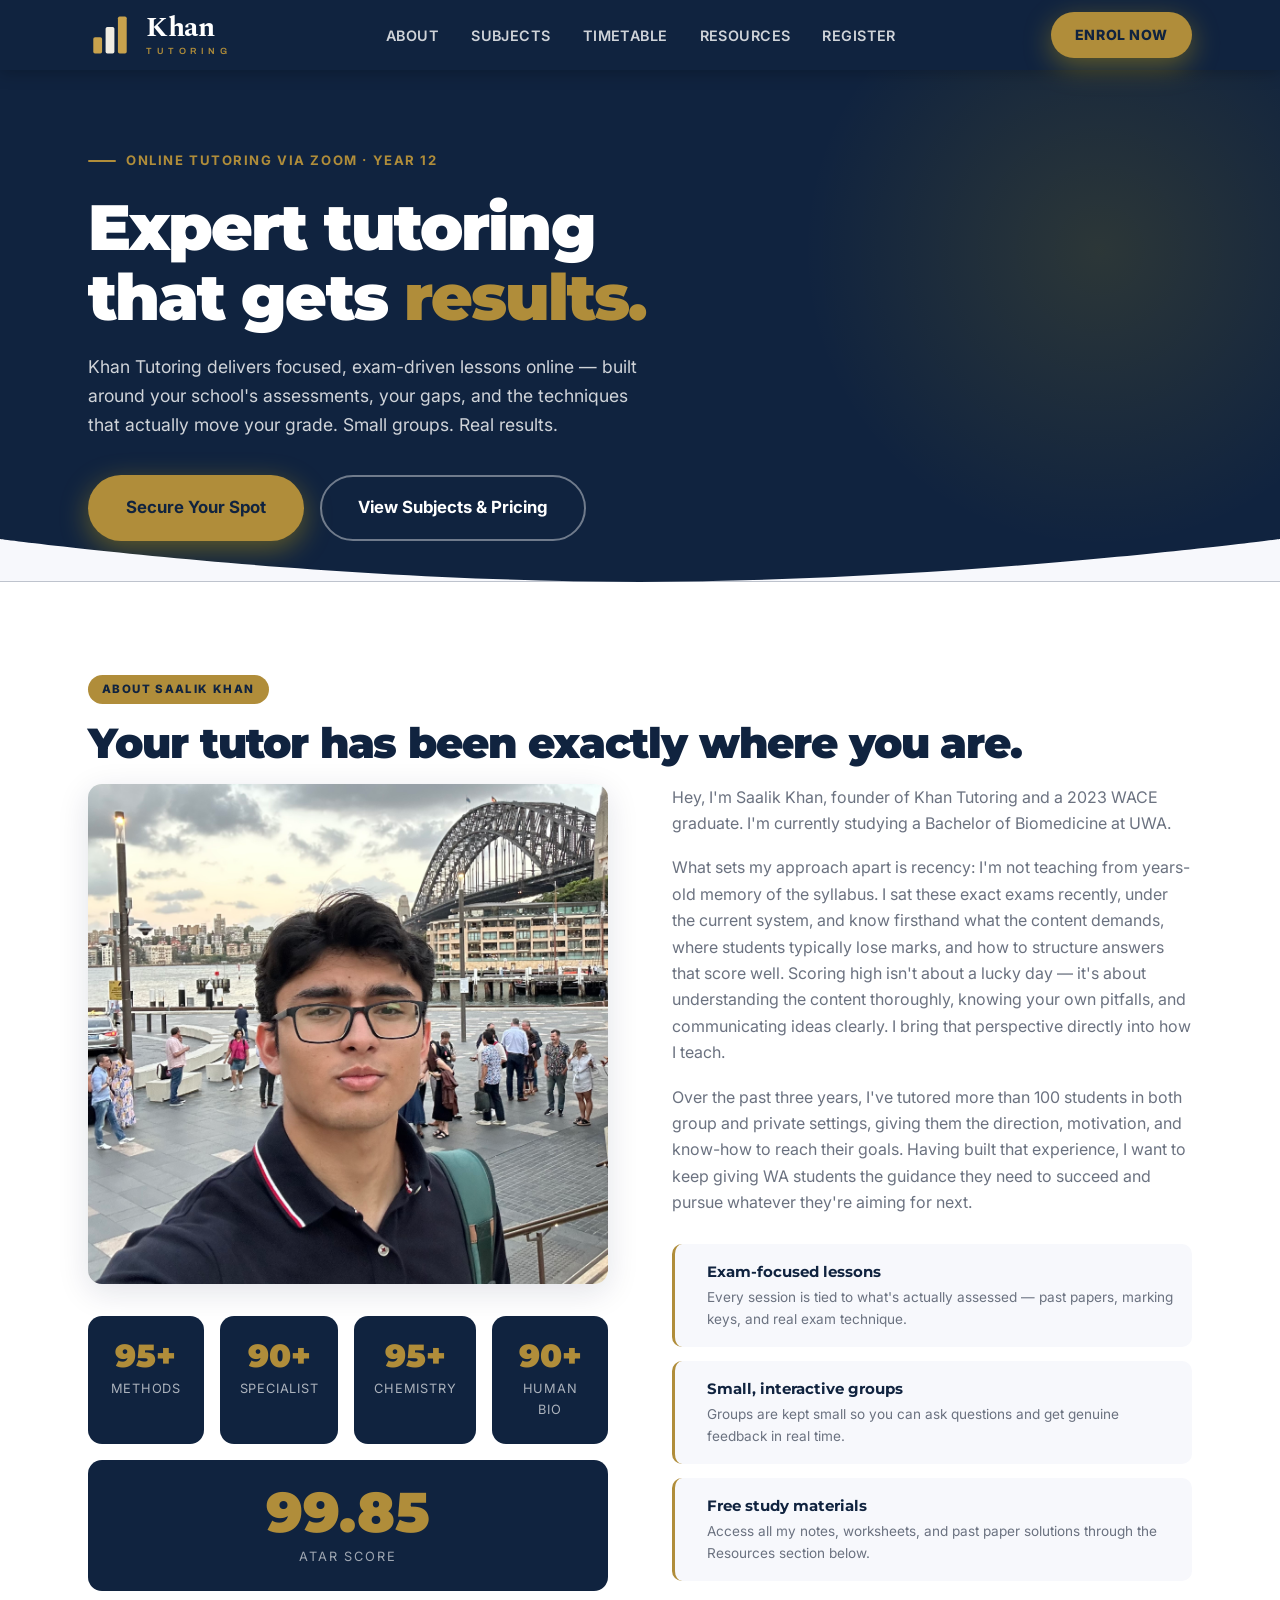
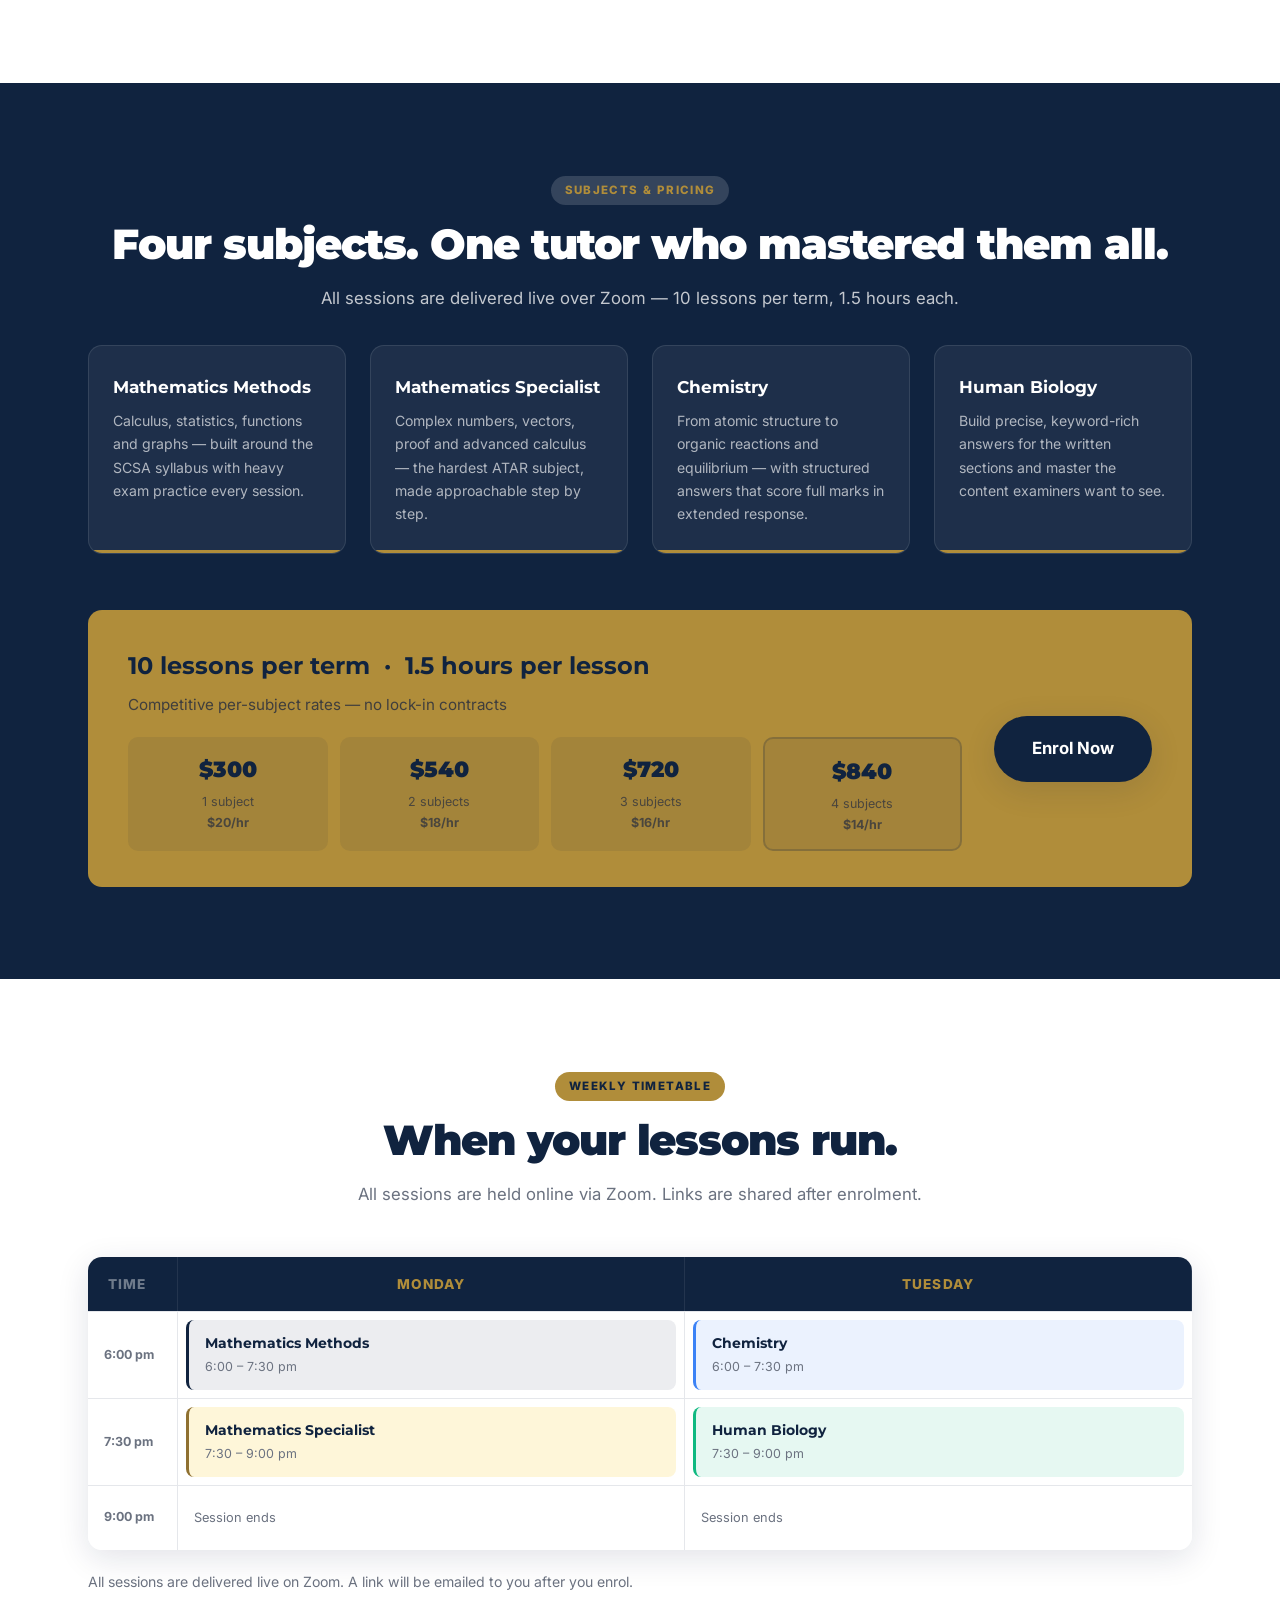
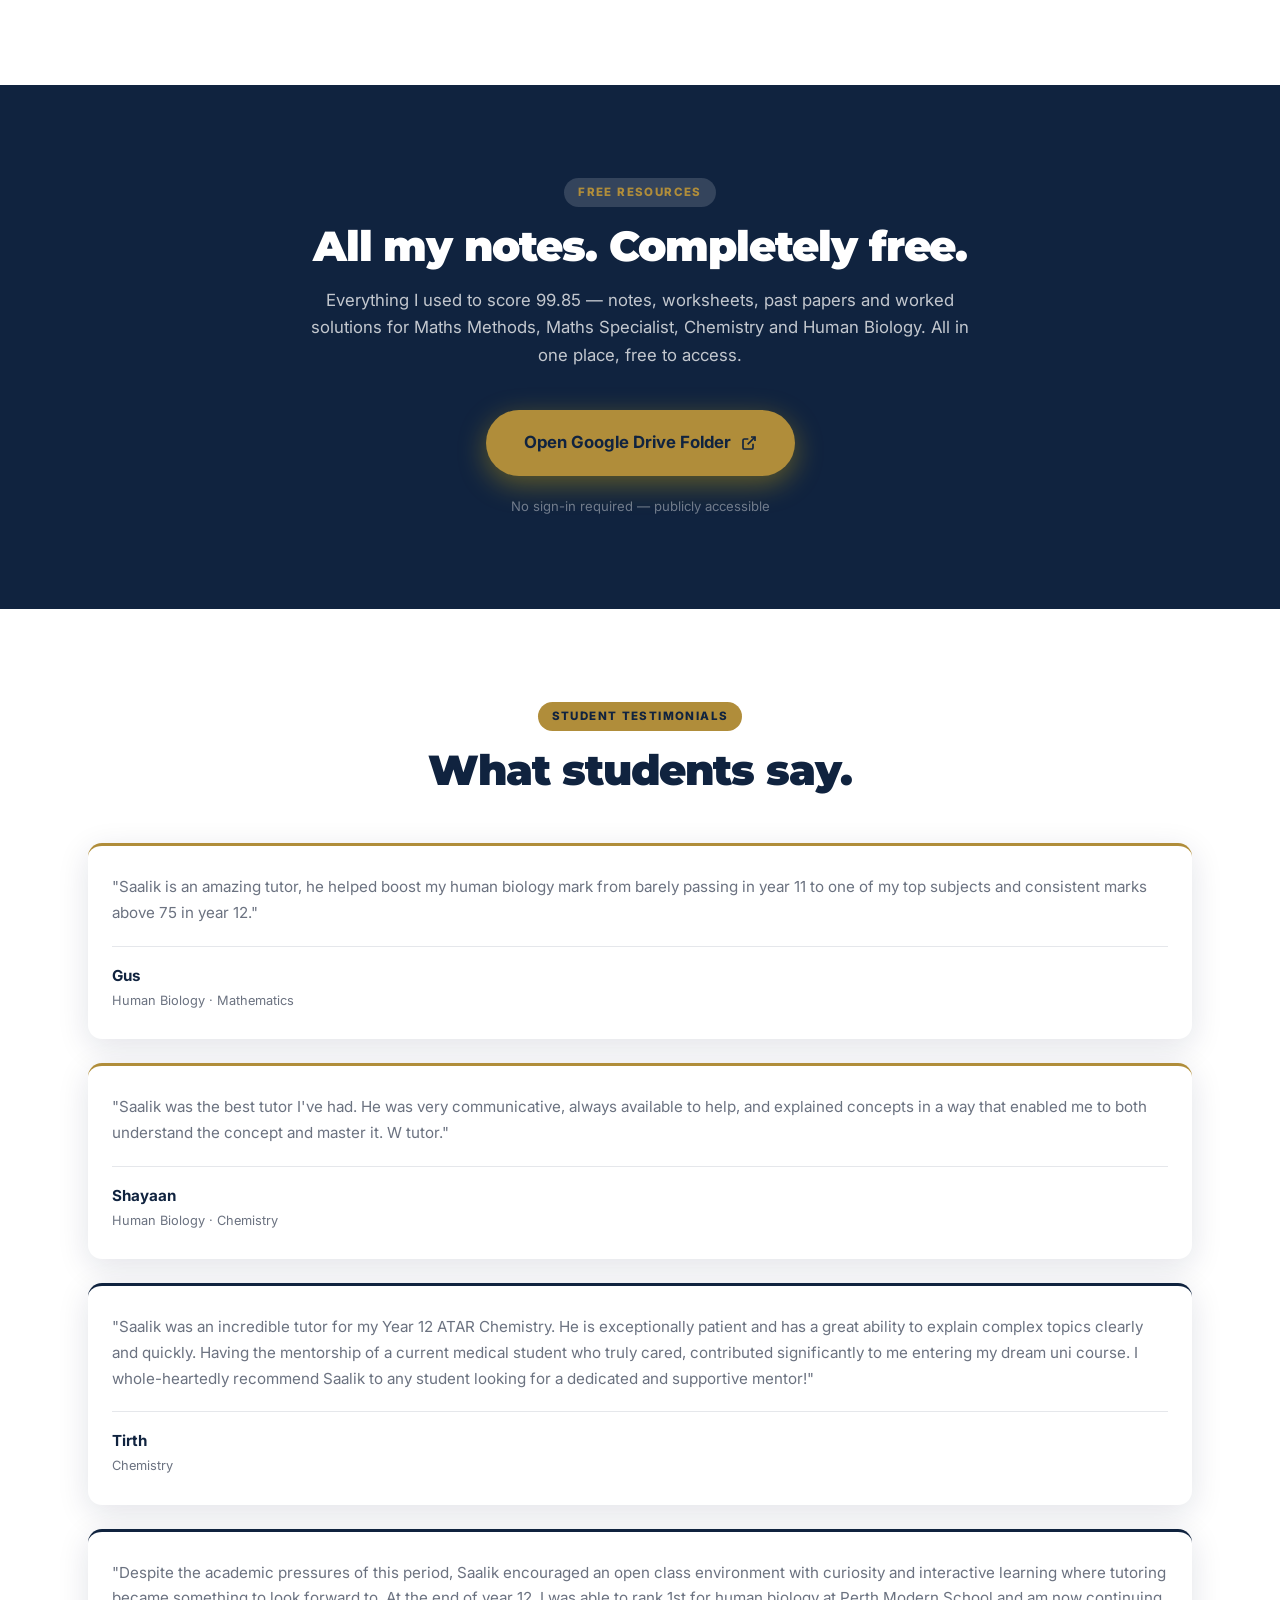
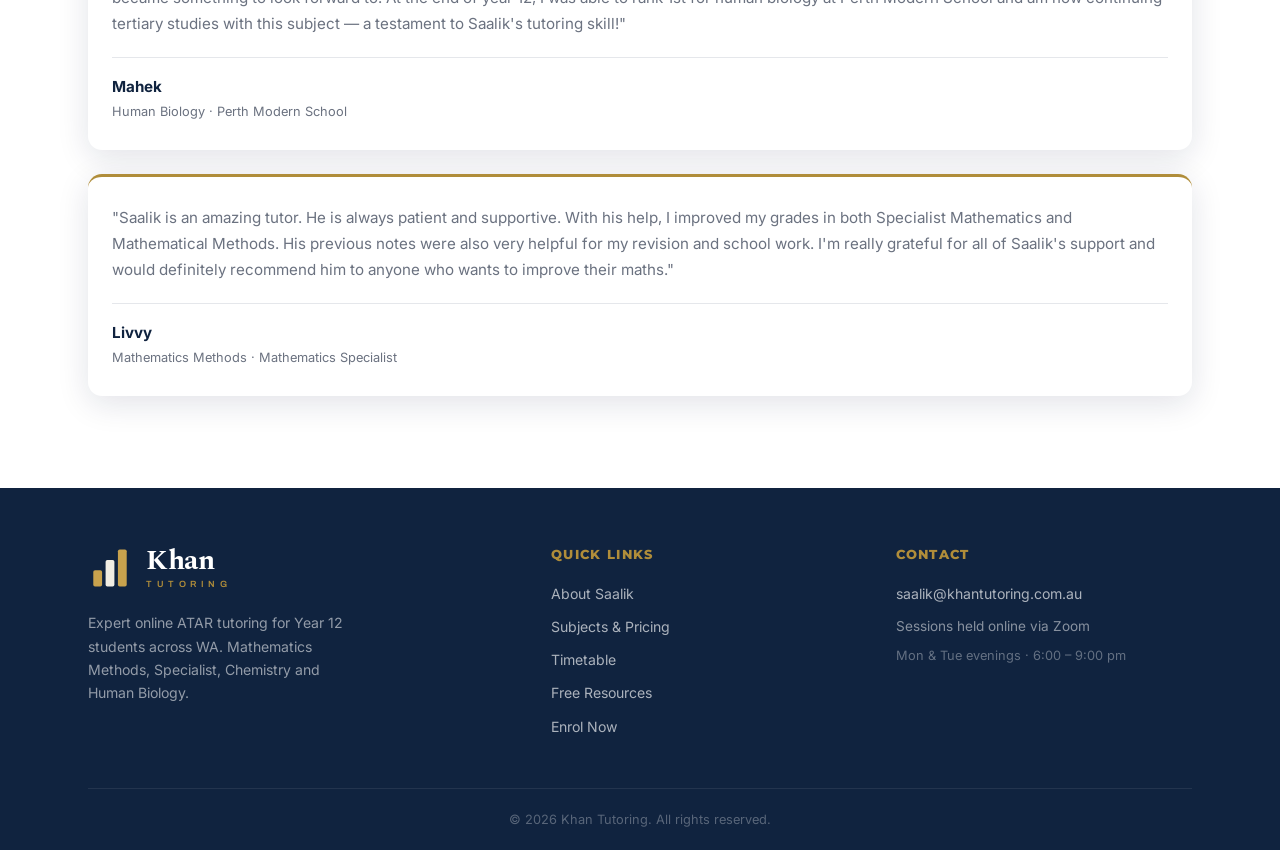
<file: index.html>
<!DOCTYPE html>
<html lang="en">
<head>
<meta charset="UTF-8">
<meta name="viewport" content="width=device-width, initial-scale=1.0">
<title>Khan Tutoring | Year 12 Online Tutoring</title>
<meta name="google-site-verification" content="Lnb1yaQIKqgb-BRrf-mIcwL4MIRLVnjCO5UGUSJY6rM" />
<meta name="description" content="Year 12 online tutoring in Mathematics Methods, Mathematics Specialist, Chemistry and Human Biology. Small groups. Real results.">
<link rel="icon" href="favicon.svg" type="image/svg+xml">
<link rel="stylesheet" href="styles.css">
<link rel="preconnect" href="https://fonts.googleapis.com">
<link rel="preconnect" href="https://fonts.gstatic.com" crossorigin>
<link href="https://fonts.googleapis.com/css2?family=Montserrat:wght@700;800;900&family=Inter:wght@400;500;600;700&family=Spectral:wght@700&family=Archivo:wght@600&display=swap" rel="stylesheet">
</head>
<body>

<!-- ── NAV ── -->
<nav class="site-nav">
  <div class="container nav-inner">
    <a href="index.html" style="display:inline-flex;align-items:center;gap:14px;text-decoration:none;line-height:1;">
  <img src="favicon-reversed.svg" width="44" height="48" alt="">
  <span>
    <span style="display:block;font-family:'Spectral',serif;font-weight:700;font-size:28px;color:#fff;letter-spacing:-.01em;">Khan</span>
    <span style="display:block;font-family:'Archivo',sans-serif;font-weight:600;font-size:9px;letter-spacing:.5em;color:#B08D3A;text-transform:uppercase;margin-top:5px;">Tutoring</span>
  </span>
</a>
    <ul class="nav-links">
      <li><a href="#about">About</a></li>
      <li><a href="#subjects">Subjects</a></li>
      <li><a href="#timetable">Timetable</a></li>
      <li><a href="#resources">Resources</a></li>
      <li><a href="register.html">Register</a></li>
    </ul>
    <a href="register.html" class="nav-cta">Enrol Now</a>
    <div class="hamburger" id="hamburger" aria-label="Menu">
      <span></span><span></span><span></span>
    </div>
  </div>
  <div class="mobile-menu" id="mobile-menu">
    <a href="#about">About</a>
    <a href="#subjects">Subjects</a>
    <a href="#timetable">Timetable</a>
    <a href="#resources">Resources</a>
    <a href="register.html">Register &amp; Enrol</a>
  </div>
</nav>

<!-- ── HERO ── -->
<section class="hero">
  <div class="container">
    <div class="hero-grid">
      <div class="hero-content">
        <div class="hero-eyebrow"><span>Online Tutoring via Zoom &middot; Year 12</span></div>
        <h1>Expert tutoring that gets <em>results.</em></h1>
        <p class="hero-desc">
          Khan Tutoring delivers focused, exam-driven lessons online — built around
          your school's assessments, your gaps, and the techniques that actually move your grade.
          Small groups. Real results.
        </p>

        <div class="hero-btns">
          <a href="register.html" class="btn btn-gold btn-lg">Secure Your Spot</a>
          <a href="#subjects" class="btn btn-outline btn-lg">View Subjects &amp; Pricing</a>
        </div>
      </div>

    </div>
  </div>

  <svg class="hero-wave" viewBox="0 0 1440 48" fill="none" xmlns="http://www.w3.org/2000/svg" preserveAspectRatio="none">
    <path d="M0 48L1440 48L1440 0C1440 0 1080 48 720 48C360 48 0 0 0 0L0 48Z" fill="#f7f8fc"/>
  </svg>
</section>

<!-- ── ABOUT ── -->
<section class="section section-alt" id="about">
  <div class="container">
    <div class="section-tag">About Saalik Khan</div>
    <h2 class="section-heading">Your tutor has been exactly where you are.</h2>
    <div class="about-grid">
      <div>
        <div class="about-photo-wrap">
          <img src="saalik.jpg" alt="Saalik Khan — Khan Tutoring" class="about-photo-img">
        </div>

        <div class="cred-cards">
          <div class="cred-card">
            <strong class="num">95+</strong>
            <span class="label">Methods</span>
          </div>
          <div class="cred-card">
            <strong class="num">90+</strong>
            <span class="label">Specialist</span>
          </div>
          <div class="cred-card">
            <strong class="num">95+</strong>
            <span class="label">Chemistry</span>
          </div>
          <div class="cred-card">
            <strong class="num">90+</strong>
            <span class="label">Human Bio</span>
          </div>
        </div>

        <div style="background:var(--navy);border-radius:var(--radius);padding:24px;text-align:center;margin-top:16px;">
          <div style="font-family:'Montserrat',sans-serif;font-size:3.5rem;font-weight:900;color:var(--gold);line-height:1;">99.85</div>
          <div style="font-size:.8rem;letter-spacing:.15em;text-transform:uppercase;color:rgba(255,255,255,.6);margin-top:6px;">ATAR Score</div>
        </div>
      </div>

      <div>
        <div class="about-body">
          <p>
            Hey, I'm Saalik Khan, founder of Khan Tutoring and a 2023 WACE graduate. I'm
            currently studying a Bachelor of Biomedicine at UWA.
          </p>
          <p>
            What sets my approach apart is recency: I'm not teaching from years-old memory of
            the syllabus. I sat these exact exams recently, under the current system, and know
            firsthand what the content demands, where students typically lose marks, and how to
            structure answers that score well. Scoring high isn't about a lucky day — it's about
            understanding the content thoroughly, knowing your own pitfalls, and communicating
            ideas clearly. I bring that perspective directly into how I teach.
          </p>
          <p>
            Over the past three years, I've tutored more than 100 students in both group and
            private settings, giving them the direction, motivation, and know-how to reach their
            goals. Having built that experience, I want to keep giving WA students the guidance
            they need to succeed and pursue whatever they're aiming for next.
          </p>
        </div>

        <div class="about-highlights">
          <div class="highlight-row">
            <div class="highlight-icon"></div>
            <div>
              <h4>Exam-focused lessons</h4>
              <p>Every session is tied to what's actually assessed — past papers, marking keys, and real exam technique.</p>
            </div>
          </div>
          <div class="highlight-row">
            <div class="highlight-icon"></div>
            <div>
              <h4>Small, interactive groups</h4>
              <p>Groups are kept small so you can ask questions and get genuine feedback in real time.</p>
            </div>
          </div>
          <div class="highlight-row">
            <div class="highlight-icon"></div>
            <div>
              <h4>Free study materials</h4>
              <p>Access all my notes, worksheets, and past paper solutions through the Resources section below.</p>
            </div>
          </div>
        </div>
      </div>
    </div>
  </div>
</section>

<!-- ── SUBJECTS ── -->
<section class="section section-dark" id="subjects">
  <div class="container">
    <div class="center">
      <div class="section-tag white-tag">Subjects &amp; Pricing</div>
      <h2 class="section-heading" style="color:#fff">Four subjects. One tutor who mastered them all.</h2>
      <p class="sub sub-white" style="margin:0 auto 32px">
        All sessions are delivered live over Zoom — 10 lessons per term, 1.5 hours each.
      </p>
    </div>

    <div class="subjects-grid">
      <div class="subject-card">
        <h3>Mathematics Methods</h3>
        <p>Calculus, statistics, functions and graphs — built around the SCSA syllabus with heavy exam practice every session.</p>
      </div>
      <div class="subject-card">
        <h3>Mathematics Specialist</h3>
        <p>Complex numbers, vectors, proof and advanced calculus — the hardest ATAR subject, made approachable step by step.</p>
      </div>
      <div class="subject-card">
        <h3>Chemistry</h3>
        <p>From atomic structure to organic reactions and equilibrium — with structured answers that score full marks in extended response.</p>
      </div>
      <div class="subject-card">
        <h3>Human Biology</h3>
        <p>Build precise, keyword-rich answers for the written sections and master the content examiners want to see.</p>
      </div>
    </div>

    <div class="pricing-band">
      <div style="flex:1;">
        <h3>10 lessons per term &nbsp;·&nbsp; 1.5 hours per lesson</h3>
        <p>Competitive per-subject rates — no lock-in contracts</p>
        <div style="display:grid;grid-template-columns:repeat(4,1fr);gap:12px;margin-top:20px;">
          <div style="background:rgba(15,28,63,.08);border-radius:10px;padding:14px;text-align:center;">
            <div style="font-family:'Montserrat',sans-serif;font-size:1.4rem;font-weight:900;color:var(--navy);">$300</div>
            <div style="font-size:.78rem;color:rgba(15,28,63,.6);margin-top:4px;">1 subject<br><strong>$20/hr</strong></div>
          </div>
          <div style="background:rgba(15,28,63,.08);border-radius:10px;padding:14px;text-align:center;">
            <div style="font-family:'Montserrat',sans-serif;font-size:1.4rem;font-weight:900;color:var(--navy);">$540</div>
            <div style="font-size:.78rem;color:rgba(15,28,63,.6);margin-top:4px;">2 subjects<br><strong>$18/hr</strong></div>
          </div>
          <div style="background:rgba(15,28,63,.08);border-radius:10px;padding:14px;text-align:center;">
            <div style="font-family:'Montserrat',sans-serif;font-size:1.4rem;font-weight:900;color:var(--navy);">$720</div>
            <div style="font-size:.78rem;color:rgba(15,28,63,.6);margin-top:4px;">3 subjects<br><strong>$16/hr</strong></div>
          </div>
          <div style="background:rgba(15,28,63,.08);border-radius:10px;padding:14px;text-align:center;border:2px solid rgba(15,28,63,.2);">
            <div style="font-family:'Montserrat',sans-serif;font-size:1.4rem;font-weight:900;color:var(--navy);">$840</div>
            <div style="font-size:.78rem;color:rgba(15,28,63,.6);margin-top:4px;">4 subjects<br><strong>$14/hr</strong></div>
          </div>
        </div>
      </div>
      <div style="align-self:center;text-align:center;">
        <a href="register.html" class="btn btn-navy btn-lg" style="white-space:nowrap;">Enrol Now</a>
      </div>
    </div>
  </div>
</section>

<!-- ── TIMETABLE ── -->
<section class="section section-alt" id="timetable">
  <div class="container">
    <div class="center">
      <div class="section-tag">Weekly Timetable</div>
      <h2 class="section-heading">When your lessons run.</h2>
      <p class="sub center" style="margin:0 auto">
        All sessions are held online via Zoom. Links are shared after enrolment.
      </p>
    </div>

    <div class="timetable-wrap">
      <div class="tt-header">
        <div>Time</div>
        <div>Monday</div>
        <div>Tuesday</div>
      </div>
      <div class="tt-body">

        <div class="tt-row">
          <div class="tt-time">6:00 pm</div>
          <div class="tt-cell">
            <div class="tt-block methods">
              <h4>Mathematics Methods</h4>
              <p>6:00 – 7:30 pm</p>
            </div>
          </div>
          <div class="tt-cell">
            <div class="tt-block chemistry">
              <h4>Chemistry</h4>
              <p>6:00 – 7:30 pm</p>
            </div>
          </div>
        </div>

        <div class="tt-row">
          <div class="tt-time">7:30 pm</div>
          <div class="tt-cell">
            <div class="tt-block specialist">
              <h4>Mathematics Specialist</h4>
              <p>7:30 – 9:00 pm</p>
            </div>
          </div>
          <div class="tt-cell">
            <div class="tt-block humanbio">
              <h4>Human Biology</h4>
              <p>7:30 – 9:00 pm</p>
            </div>
          </div>
        </div>

        <div class="tt-row" style="min-height:40px;">
          <div class="tt-time">9:00 pm</div>
          <div class="tt-cell" style="align-items:center;padding:12px 16px;">
            <span style="font-size:.8rem;color:var(--gray)">Session ends</span>
          </div>
          <div class="tt-cell" style="align-items:center;padding:12px 16px;">
            <span style="font-size:.8rem;color:var(--gray)">Session ends</span>
          </div>
        </div>

      </div>
    </div>

    <p class="tt-zoom-note">
      All sessions are delivered live on Zoom. A link will be emailed to you after you enrol.
    </p>
  </div>
</section>

<!-- ── RESOURCES ── -->
<section class="section section-dark" id="resources">
  <div class="container" style="text-align:center;">
    <div class="section-tag white-tag">Free Resources</div>
    <h2 class="section-heading" style="color:#fff;">All my notes. Completely free.</h2>
    <p class="sub sub-white" style="margin:0 auto 40px;">
      Everything I used to score 99.85 — notes, worksheets, past papers and worked solutions
      for Maths Methods, Maths Specialist, Chemistry and Human Biology. All in one place, free to access.
    </p>
    <a href="https://drive.google.com/drive/folders/1ZfFqBuUf-S3ovc9ecVZIvuUOlPIHO_Xq?usp=sharing"
       target="_blank" rel="noopener"
       class="btn btn-gold btn-lg"
       style="display:inline-flex;align-items:center;gap:10px;">
      Open Google Drive Folder
      <svg width="16" height="16" viewBox="0 0 24 24" fill="none" stroke="currentColor" stroke-width="2.5"><path d="M18 13v6a2 2 0 0 1-2 2H5a2 2 0 0 1-2-2V8a2 2 0 0 1 2-2h6"/><polyline points="15 3 21 3 21 9"/><line x1="10" y1="14" x2="21" y2="3"/></svg>
    </a>
    <p style="margin-top:20px;font-size:.82rem;color:rgba(255,255,255,.4);">No sign-in required — publicly accessible</p>
  </div>
</section>

<!-- ── TESTIMONIALS ── -->
<section class="section section-alt" id="testimonials">
  <div class="container">
    <div class="center">
      <div class="section-tag">Student Testimonials</div>
      <h2 class="section-heading">What students say.</h2>
    </div>
    <div class="testimonials-grid">

      <div class="testimonial-card">
        <p class="testimonial-text">"Saalik is an amazing tutor, he helped boost my human biology mark from barely passing in year 11 to one of my top subjects and consistent marks above 75 in year 12."</p>
        <div class="testimonial-author">
          <strong>Gus</strong>
          <span>Human Biology &middot; Mathematics</span>
        </div>
      </div>

      <div class="testimonial-card">
        <p class="testimonial-text">"Saalik was the best tutor I've had. He was very communicative, always available to help, and explained concepts in a way that enabled me to both understand the concept and master it. W tutor."</p>
        <div class="testimonial-author">
          <strong>Shayaan</strong>
          <span>Human Biology &middot; Chemistry</span>
        </div>
      </div>

      <div class="testimonial-card testimonial-card--featured">
        <p class="testimonial-text">"Saalik was an incredible tutor for my Year 12 ATAR Chemistry. He is exceptionally patient and has a great ability to explain complex topics clearly and quickly. Having the mentorship of a current medical student who truly cared, contributed significantly to me entering my dream uni course. I whole-heartedly recommend Saalik to any student looking for a dedicated and supportive mentor!"</p>
        <div class="testimonial-author">
          <strong>Tirth</strong>
          <span>Chemistry</span>
        </div>
      </div>

      <div class="testimonial-card testimonial-card--featured">
        <p class="testimonial-text">"Despite the academic pressures of this period, Saalik encouraged an open class environment with curiosity and interactive learning where tutoring became something to look forward to. At the end of year 12, I was able to rank 1st for human biology at Perth Modern School and am now continuing tertiary studies with this subject — a testament to Saalik's tutoring skill!"</p>
        <div class="testimonial-author">
          <strong>Mahek</strong>
          <span>Human Biology &middot; Perth Modern School</span>
        </div>
      </div>

      <div class="testimonial-card">
        <p class="testimonial-text">"Saalik is an amazing tutor. He is always patient and supportive. With his help, I improved my grades in both Specialist Mathematics and Mathematical Methods. His previous notes were also very helpful for my revision and school work. I'm really grateful for all of Saalik's support and would definitely recommend him to anyone who wants to improve their maths."</p>
        <div class="testimonial-author">
          <strong>Livvy</strong>
          <span>Mathematics Methods &middot; Mathematics Specialist</span>
        </div>
      </div>

    </div>
  </div>
</section>

<!-- ── FOOTER ── -->
<footer class="site-footer">
  <div class="container">
    <div class="footer-grid">
      <div class="footer-brand">
        <a href="index.html" style="display:inline-flex;align-items:center;gap:14px;text-decoration:none;line-height:1;">
          <img src="favicon-reversed.svg" width="44" height="48" alt="">
          <span>
            <span style="display:block;font-family:'Spectral',serif;font-weight:700;font-size:28px;color:#fff;letter-spacing:-.01em;">Khan</span>
            <span style="display:block;font-family:'Archivo',sans-serif;font-weight:600;font-size:9px;letter-spacing:.5em;color:#B08D3A;text-transform:uppercase;margin-top:5px;">Tutoring</span>
          </span>
        </a>
        <p>Expert online ATAR tutoring for Year 12 students across WA. Mathematics Methods, Specialist, Chemistry and Human Biology.</p>
      </div>
      <div class="footer-col">
        <h4>Quick Links</h4>
        <a href="#about">About Saalik</a>
        <a href="#subjects">Subjects &amp; Pricing</a>
        <a href="#timetable">Timetable</a>
        <a href="#resources">Free Resources</a>
        <a href="register.html">Enrol Now</a>
      </div>
      <div class="footer-col">
        <h4>Contact</h4>
        <p><a href="mailto:saalik@khantutoring.com.au">saalik@khantutoring.com.au</a></p>
        <p style="margin-top:8px;font-size:.85rem;color:rgba(255,255,255,.5)">Sessions held online via Zoom</p>
        <p style="margin-top:4px;font-size:.8rem;color:rgba(255,255,255,.35)">
          Mon &amp; Tue evenings &middot; 6:00 – 9:00 pm
        </p>
      </div>
    </div>
  </div>
  <p class="footer-bottom">&copy; <span id="year"></span> Khan Tutoring. All rights reserved.</p>
</footer>

<script src="script.js"></script>
</body>
</html>
</file>
<file: styles.css>
:root {
  --navy:        #10233F;
  --navy-mid:    #1a3460;
  --navy-light:  #234480;
  --gold:        #B08D3A;
  --gold-dark:   #8f7030;
  --gold-pale:   #f7f0de;
  --white:       #ffffff;
  --off-white:   #f7f8fc;
  --gray:        #6b7280;
  --gray-light:  #e5e7eb;
  --radius:      14px;
  --max:         1160px;
  --shadow:      0 8px 32px rgba(15,28,63,.12);
  --shadow-gold: 0 8px 28px rgba(245,196,0,.35);
}

* { margin: 0; padding: 0; box-sizing: border-box; }
html { scroll-behavior: smooth; }

body {
  font-family: 'Inter', system-ui, sans-serif;
  background: var(--off-white);
  color: var(--navy);
  overflow-x: hidden;
  line-height: 1.65;
}

h1,h2,h3,h4,.logo-text { font-family: 'Montserrat', system-ui, sans-serif; }

a { color: inherit; text-decoration: none; }

.container {
  max-width: var(--max);
  margin: 0 auto;
  padding: 0 28px;
}

/* ─── NAV ───────────────────────────────────── */
.site-nav {
  position: sticky; top: 0; z-index: 200;
  background: var(--navy);
  box-shadow: 0 2px 16px rgba(0,0,0,.25);
}

.nav-inner {
  display: flex; align-items: center;
  justify-content: space-between;
  height: 70px;
}

.logo-text {
  font-size: 1.45rem; font-weight: 900;
  letter-spacing: -.02em; color: var(--white);
}
.logo-text span { color: var(--gold); }

.nav-links {
  display: flex; gap: 32px; list-style: none;
}
.nav-links a {
  color: rgba(255,255,255,.8); font-weight: 600;
  font-size: .9rem; letter-spacing: .03em;
  text-transform: uppercase; transition: color .2s;
}
.nav-links a:hover, .nav-links a.active { color: var(--gold); }

.nav-cta {
  background: var(--gold); color: var(--navy);
  font-weight: 800; font-size: .88rem;
  padding: 11px 24px; border-radius: 999px;
  letter-spacing: .04em; text-transform: uppercase;
  transition: transform .15s, box-shadow .15s;
  box-shadow: var(--shadow-gold);
}
.nav-cta:hover { transform: translateY(-2px); box-shadow: 0 12px 28px rgba(245,196,0,.45); }

/* Hamburger */
.hamburger { display: none; flex-direction: column; gap: 5px; cursor: pointer; padding: 4px; }
.hamburger span { display: block; width: 24px; height: 2px; background: #fff; border-radius: 2px; transition: .3s; }

/* ─── BUTTONS ────────────────────────────────── */
.btn {
  display: inline-block; border-radius: 999px;
  font-weight: 700; font-size: .95rem;
  padding: 14px 30px; transition: transform .15s, box-shadow .15s;
  border: 2px solid transparent; cursor: pointer; font-family: inherit;
}
.btn-gold {
  background: var(--gold); color: var(--navy);
  box-shadow: var(--shadow-gold);
}
.btn-gold:hover { transform: translateY(-2px); box-shadow: 0 12px 28px rgba(245,196,0,.45); }
.btn-outline {
  border-color: rgba(255,255,255,.4); color: #fff;
}
.btn-outline:hover { border-color: var(--gold); color: var(--gold); }
.btn-lg { padding: 17px 36px; font-size: 1.05rem; }
.btn-block { width: 100%; text-align: center; display: block; }
.btn-navy {
  background: var(--navy); color: var(--white);
  box-shadow: var(--shadow);
}
.btn-navy:hover { transform: translateY(-2px); }

/* ─── SECTION SHELLS ─────────────────────────── */
.section { padding: 92px 0; }
.section-dark { background: var(--navy); color: #fff; }
.section-navy-mid { background: var(--navy-mid); color: #fff; }
.section-alt { background: var(--white); }

.section-tag {
  display: inline-block;
  background: var(--gold); color: var(--navy);
  font-weight: 800; font-size: .72rem;
  letter-spacing: .12em; text-transform: uppercase;
  padding: 5px 14px; border-radius: 999px;
  margin-bottom: 16px;
}
.section-tag.white-tag {
  background: rgba(255,255,255,.15);
  color: var(--gold);
}

.section-heading {
  font-size: clamp(1.8rem, 3.5vw, 2.6rem);
  font-weight: 900; letter-spacing: -.025em;
  line-height: 1.15; margin-bottom: 16px;
}

.sub {
  color: var(--gray); font-size: 1.05rem;
  max-width: 660px;
}
.sub-white { color: rgba(255,255,255,.75); }

.center { text-align: center; }
.center .sub { margin: 0 auto; }

/* ─── HERO ───────────────────────────────────── */
.hero {
  background: var(--navy);
  overflow: hidden; position: relative;
  padding: 80px 0 0;
}

.hero::before {
  content: '';
  position: absolute; top: -120px; right: -120px;
  width: 600px; height: 600px;
  background: radial-gradient(circle, rgba(245,196,0,.12) 0%, transparent 70%);
  pointer-events: none;
}

.hero-grid {
  display: grid;
  grid-template-columns: 1fr 420px;
  gap: 64px; align-items: center;
}

.hero-eyebrow {
  display: flex; align-items: center; gap: 10px;
  margin-bottom: 20px;
}
.hero-eyebrow span {
  font-weight: 700; font-size: .82rem;
  letter-spacing: .12em; text-transform: uppercase;
  color: var(--gold);
}
.hero-eyebrow::before {
  content: ''; display: block; width: 28px; height: 2px;
  background: var(--gold); border-radius: 2px;
}

.hero h1 {
  font-size: clamp(2.4rem, 5vw, 4rem);
  font-weight: 900; color: #fff;
  letter-spacing: -.03em; line-height: 1.1;
  margin-bottom: 20px;
}
.hero h1 em { font-style: normal; color: var(--gold); }

.hero-desc {
  color: rgba(255,255,255,.8); font-size: 1.1rem;
  margin-bottom: 36px; max-width: 560px;
}

.hero-creds {
  display: flex; gap: 20px; flex-wrap: wrap;
  margin-bottom: 40px;
}
.cred-pill {
  background: rgba(255,255,255,.08);
  border: 1px solid rgba(255,255,255,.14);
  border-radius: 8px; padding: 10px 18px;
  color: #fff;
}
.cred-pill strong {
  display: block; font-size: 1.25rem;
  font-weight: 900; color: var(--gold);
  font-family: 'Montserrat', sans-serif;
  line-height: 1;
}
.cred-pill span { font-size: .78rem; color: rgba(255,255,255,.65); }

.hero-btns { display: flex; gap: 16px; flex-wrap: wrap; }

/* Photo card */
.hero-photo-wrap {
  align-self: flex-end;
}
.hero-photo-card {
  background: var(--gold);
  border-radius: 24px 24px 0 0;
  overflow: hidden; position: relative;
  min-height: 480px;
  display: flex; align-items: flex-end;
}
.hero-photo-card img {
  width: 100%; height: 100%;
  object-fit: cover; object-position: top center;
  display: block;
}
.hero-photo-fallback {
  width: 100%; min-height: 480px;
  display: flex; flex-direction: column;
  align-items: center; justify-content: center;
  background: linear-gradient(160deg, var(--navy-mid), var(--navy-light));
  color: var(--gold); padding: 40px;
}
.hero-photo-fallback .big-atar {
  font-family: 'Montserrat', sans-serif;
  font-size: 4.5rem; font-weight: 900; line-height: 1;
}
.hero-photo-fallback p { color: rgba(255,255,255,.7); margin-top: 8px; font-size: .9rem; }
.hero-photo-fallback small { color: rgba(255,255,255,.45); font-size:.75rem; margin-top:12px; }

.hero-wave {
  display: block; width: 100%;
  margin-top: -2px;
}

/* ─── ABOUT ──────────────────────────────────── */
.about-grid {
  display: grid;
  grid-template-columns: 1fr 1fr;
  gap: 64px; align-items: start;
}
.about-body p {
  color: var(--gray); margin-bottom: 18px;
  font-size: 1rem;
}
.about-body p:last-child { margin-bottom: 0; }

.cred-cards {
  display: grid; grid-template-columns: repeat(4, 1fr);
  gap: 16px; margin-top: 32px;
}
.cred-card {
  background: var(--navy);
  border-radius: var(--radius);
  padding: 24px 20px;
  text-align: center; color: #fff;
}
.cred-card .num {
  font-family: 'Montserrat', sans-serif;
  font-size: 2rem; font-weight: 900;
  color: var(--gold); line-height: 1;
  display: block;
}
.cred-card .label {
  font-size: .8rem; color: rgba(255,255,255,.65);
  margin-top: 6px; display: block;
  text-transform: uppercase; letter-spacing: .06em;
}

.about-photo-wrap {
  margin-bottom: 24px;
  border-radius: var(--radius);
  overflow: hidden;
  box-shadow: var(--shadow);
}
.about-photo-img {
  width: 100%;
  display: block;
  object-fit: cover;
  object-position: center 65%;
  max-height: 500px;
}

.about-highlights {
  margin-top: 28px; display: flex; flex-direction: column; gap: 14px;
}
.highlight-row {
  display: flex; align-items: flex-start; gap: 14px;
  padding: 16px 18px;
  background: var(--off-white);
  border-radius: 10px;
  border-left: 3px solid var(--gold);
}
.highlight-icon {
  font-size: 1.4rem; flex-shrink: 0; line-height: 1;
}
.highlight-row h4 { font-size: .92rem; margin-bottom: 2px; }
.highlight-row p { font-size: .85rem; color: var(--gray); }

/* ─── SUBJECTS ───────────────────────────────── */
.year-badge {
  display: inline-flex; gap: 10px;
  background: rgba(255,255,255,.08);
  border: 1px solid rgba(255,255,255,.15);
  border-radius: 999px; padding: 6px 20px;
  margin-bottom: 40px;
}
.year-badge span {
  font-weight: 700; font-size: .85rem;
  color: rgba(255,255,255,.7); letter-spacing: .06em;
}
.year-badge span.active { color: var(--gold); }

.subjects-grid {
  display: grid;
  grid-template-columns: repeat(auto-fit, minmax(240px,1fr));
  gap: 24px;
}

.subject-card {
  background: rgba(255,255,255,.06);
  border: 1px solid rgba(255,255,255,.1);
  border-radius: var(--radius);
  padding: 28px 24px;
  transition: transform .2s, background .2s;
  position: relative; overflow: hidden;
}
.subject-card::after {
  content: ''; position: absolute;
  bottom: 0; left: 0; right: 0; height: 3px;
  background: var(--gold);
}
.subject-card:hover {
  transform: translateY(-4px);
  background: rgba(255,255,255,.1);
}

.subject-icon { font-size: 2rem; margin-bottom: 14px; }
.subject-card h3 {
  font-size: 1.05rem; color: #fff;
  margin-bottom: 8px;
}
.subject-card .years {
  font-size: .78rem; color: var(--gold);
  font-weight: 700; letter-spacing: .08em;
  text-transform: uppercase; margin-bottom: 12px;
}
.subject-card p { font-size: .88rem; color: rgba(255,255,255,.65); }

.pricing-band {
  margin-top: 56px;
  background: var(--gold);
  border-radius: var(--radius);
  padding: 36px 40px;
  display: flex; align-items: center;
  justify-content: space-between;
  gap: 32px; flex-wrap: wrap;
}
.pricing-band h3 {
  font-size: 1.5rem; color: var(--navy);
  margin-bottom: 6px;
}
.pricing-band p { color: rgba(15,28,63,.7); font-size: .95rem; }
.pricing-band .price-big {
  font-family: 'Montserrat', sans-serif;
  font-size: 3rem; font-weight: 900;
  color: var(--navy); white-space: nowrap;
  line-height: 1;
}
.pricing-band .price-big small {
  font-size: 1rem; font-weight: 600; opacity: .7;
}

/* ─── TIMETABLE ──────────────────────────────── */
.timetable-wrap {
  margin-top: 48px;
  border-radius: var(--radius);
  overflow: hidden;
  box-shadow: var(--shadow);
}

.tt-header {
  display: grid;
  grid-template-columns: 90px 1fr 1fr;
  background: var(--navy);
}
.tt-header > div {
  padding: 16px 20px;
  font-weight: 800; font-size: .85rem;
  text-transform: uppercase; letter-spacing: .08em;
  color: var(--gold); text-align: center;
  border-right: 1px solid rgba(255,255,255,.08);
}
.tt-header > div:first-child { text-align: left; color: rgba(255,255,255,.4); }

.tt-body { background: var(--white); }

.tt-row {
  display: grid;
  grid-template-columns: 90px 1fr 1fr;
  border-top: 1px solid var(--gray-light);
}

.tt-time {
  padding: 0 16px;
  font-size: .78rem; font-weight: 700;
  color: var(--gray);
  display: flex; align-items: center;
  border-right: 1px solid var(--gray-light);
}

.tt-cell {
  padding: 8px;
  border-right: 1px solid var(--gray-light);
  display: flex; align-items: stretch;
  min-height: 64px;
}
.tt-cell:last-child { border-right: none; }

.tt-block {
  border-radius: 8px;
  padding: 12px 16px;
  flex: 1;
  display: flex; flex-direction: column;
  justify-content: center;
}
.tt-block.methods {
  background: rgba(15,28,63,.08);
  border-left: 3px solid var(--navy);
}
.tt-block.specialist {
  background: rgba(245,196,0,.15);
  border-left: 3px solid var(--gold-dark);
}
.tt-block.chemistry {
  background: rgba(59,130,246,.1);
  border-left: 3px solid #3b82f6;
}
.tt-block.humanbio {
  background: rgba(16,185,129,.1);
  border-left: 3px solid #10b981;
}
.tt-block h4 { font-size: .88rem; margin-bottom: 2px; }
.tt-block p { font-size: .78rem; color: var(--gray); }

.tt-zoom-note {
  margin-top: 20px;
  display: flex; align-items: center; gap: 10px;
  color: var(--gray); font-size: .88rem;
}
.tt-zoom-note span { font-size: 1.2rem; }

/* ─── RESOURCES ──────────────────────────────── */
.resources-grid {
  display: grid;
  grid-template-columns: repeat(auto-fit, minmax(240px,1fr));
  gap: 24px; margin-top: 48px;
}

.resource-card {
  background: var(--white);
  border: 1px solid var(--gray-light);
  border-radius: var(--radius);
  padding: 28px 24px;
  display: flex; flex-direction: column;
  gap: 14px; transition: transform .2s, box-shadow .2s;
}
.resource-card:hover {
  transform: translateY(-4px);
  box-shadow: var(--shadow);
}
.resource-icon { font-size: 2rem; }
.resource-card h3 { font-size: 1rem; }
.resource-card p { font-size: .88rem; color: var(--gray); flex: 1; }
.resource-link {
  display: inline-flex; align-items: center; gap: 8px;
  background: var(--navy); color: var(--white);
  font-weight: 700; font-size: .83rem;
  padding: 10px 18px; border-radius: 999px;
  letter-spacing: .04em; text-transform: uppercase;
  transition: background .2s;
}
.resource-link:hover { background: var(--navy-mid); }
.resource-link svg { flex-shrink: 0; }

/* ─── REGISTRATION PAGE ──────────────────────── */
.register-hero {
  background: var(--navy);
  padding: 72px 0 60px;
  text-align: center;
}
.register-hero h1 { color: #fff; font-size: clamp(1.8rem,4vw,2.8rem); margin-bottom: 14px; }
.register-hero p { color: rgba(255,255,255,.75); max-width: 540px; margin: 0 auto; }

.register-body {
  display: grid;
  grid-template-columns: 1fr 1.1fr;
  gap: 64px; align-items: start;
  padding: 72px 0;
}

.reg-info h2 { font-size: 1.5rem; margin-bottom: 14px; }
.reg-info p { color: var(--gray); margin-bottom: 14px; font-size: .96rem; }

.reg-details {
  margin-top: 28px; display: flex; flex-direction: column; gap: 12px;
}
.reg-detail {
  display: flex; align-items: center; gap: 12px;
  font-size: .92rem;
}
.reg-detail span:first-child {
  font-size: 1.2rem; flex-shrink: 0; width: 28px; text-align: center;
}

.reg-subjects-check {
  margin-top: 24px;
  background: var(--gold-pale);
  border: 1px solid rgba(245,196,0,.4);
  border-radius: var(--radius);
  padding: 20px;
}
.reg-subjects-check h4 { font-size: .92rem; margin-bottom: 14px; }

.form-card {
  background: var(--white);
  border-radius: var(--radius);
  box-shadow: var(--shadow);
  padding: 36px;
  display: flex; flex-direction: column; gap: 20px;
}

.form-group label {
  display: block; font-weight: 700;
  font-size: .85rem; margin-bottom: 7px;
  letter-spacing: .02em;
}
.form-group input,
.form-group select,
.form-group textarea {
  width: 100%; padding: 13px 16px;
  border: 1.5px solid var(--gray-light);
  border-radius: 10px; font-family: inherit;
  font-size: .95rem; background: var(--off-white);
  transition: border-color .2s;
}
.form-group input:focus,
.form-group select:focus,
.form-group textarea:focus {
  outline: none; border-color: var(--gold);
  background: var(--white);
}
.form-group textarea { resize: vertical; }

.form-row-2 {
  display: grid; grid-template-columns: 1fr 1fr; gap: 16px;
}

.checkbox-list {
  display: flex; flex-direction: column; gap: 10px;
}
.check-label {
  display: flex; align-items: center; gap: 12px;
  padding: 12px 16px;
  border: 1.5px solid var(--gray-light);
  border-radius: 10px; cursor: pointer;
  font-size: .92rem; font-weight: 500;
  transition: border-color .2s, background .2s;
}
.check-label input { width: 16px; height: 16px; accent-color: var(--gold-dark); }
.check-label:has(input:checked) {
  border-color: var(--gold-dark);
  background: var(--gold-pale);
}

.form-note {
  font-size: .82rem; color: var(--gray);
  text-align: center; line-height: 1.6;
}

/* ─── FOOTER ─────────────────────────────────── */
.site-footer {
  background: var(--navy);
  color: rgba(255,255,255,.75);
  padding: 56px 0 0;
}
.footer-grid {
  display: grid;
  grid-template-columns: 1.4fr 1fr 1fr;
  gap: 48px; padding-bottom: 40px;
  border-bottom: 1px solid rgba(255,255,255,.08);
}
.footer-brand p {
  margin-top: 12px; font-size: .88rem;
  color: rgba(255,255,255,.55); max-width: 280px;
}
.footer-col h4 {
  font-size: .82rem; font-weight: 800;
  letter-spacing: .1em; text-transform: uppercase;
  color: var(--gold); margin-bottom: 16px;
}
.footer-col a {
  display: block; margin-bottom: 10px;
  font-size: .88rem; color: rgba(255,255,255,.65);
  transition: color .2s;
}
.footer-col a:hover { color: var(--gold); }
.footer-col p { font-size: .88rem; margin-bottom: 8px; }
.footer-bottom {
  text-align: center; padding: 20px 0;
  font-size: .8rem; color: rgba(255,255,255,.3);
}

/* ─── MOBILE NAV ─────────────────────────────── */
.mobile-menu {
  display: none;
  flex-direction: column;
  background: var(--navy-mid);
  padding: 16px 28px 24px;
}
.mobile-menu a {
  color: rgba(255,255,255,.85);
  padding: 12px 0;
  border-bottom: 1px solid rgba(255,255,255,.07);
  font-weight: 600; font-size: .95rem;
}
.mobile-menu a:last-child { border: none; }
.mobile-menu.open { display: flex; }

/* ─── RESPONSIVE ─────────────────────────────── */
/* ── TESTIMONIALS ── */
.testimonials-grid {
  display: grid;
  grid-template-columns: repeat(3, 1fr);
  gap: 24px;
  margin-top: 48px;
}
.testimonial-card {
  background: var(--white);
  border-radius: var(--radius);
  padding: 28px 24px;
  box-shadow: var(--shadow);
  display: flex;
  flex-direction: column;
  justify-content: space-between;
  border-top: 3px solid var(--gold);
}
.testimonial-card--featured {
  border-top-color: var(--navy);
}
.testimonial-text {
  font-size: .95rem;
  color: var(--gray);
  line-height: 1.7;
  flex: 1;
}
.testimonial-author {
  margin-top: 20px;
  padding-top: 16px;
  border-top: 1px solid var(--gray-light);
  display: flex;
  flex-direction: column;
  gap: 2px;
}
.testimonial-author strong {
  font-size: .95rem;
  color: var(--navy);
}
.testimonial-author span {
  font-size: .8rem;
  color: var(--gray);
}

@media (max-width: 960px) {
  .hero-grid { grid-template-columns: 1fr; padding-bottom: 0; }
  .hero-photo-wrap { display: none; }
  .about-grid { grid-template-columns: 1fr; gap: 40px; }
  .register-body { grid-template-columns: 1fr; gap: 40px; }
  .footer-grid { grid-template-columns: 1fr 1fr; }
  .nav-links { display: none; }
  .hamburger { display: flex; }
  .nav-cta { display: none; }
}

  .testimonials-grid { grid-template-columns: 1fr; }

@media (max-width: 600px) {
  .section { padding: 64px 0; }
  .tt-header, .tt-row { grid-template-columns: 60px 1fr 1fr; }
  .footer-grid { grid-template-columns: 1fr; }
  .form-row-2 { grid-template-columns: 1fr; }
  .cred-cards { grid-template-columns: 1fr 1fr; }
  .hero h1 { font-size: 2.2rem; }
  .pricing-band { flex-direction: column; text-align: center; }
  .pricing-band > div:first-child > div { grid-template-columns: 1fr 1fr !important; }
  .tt-block h4 { font-size: .8rem; }
  .tt-block p { font-size: .72rem; }
  .tt-time { font-size: .78rem; }
}
</file>
